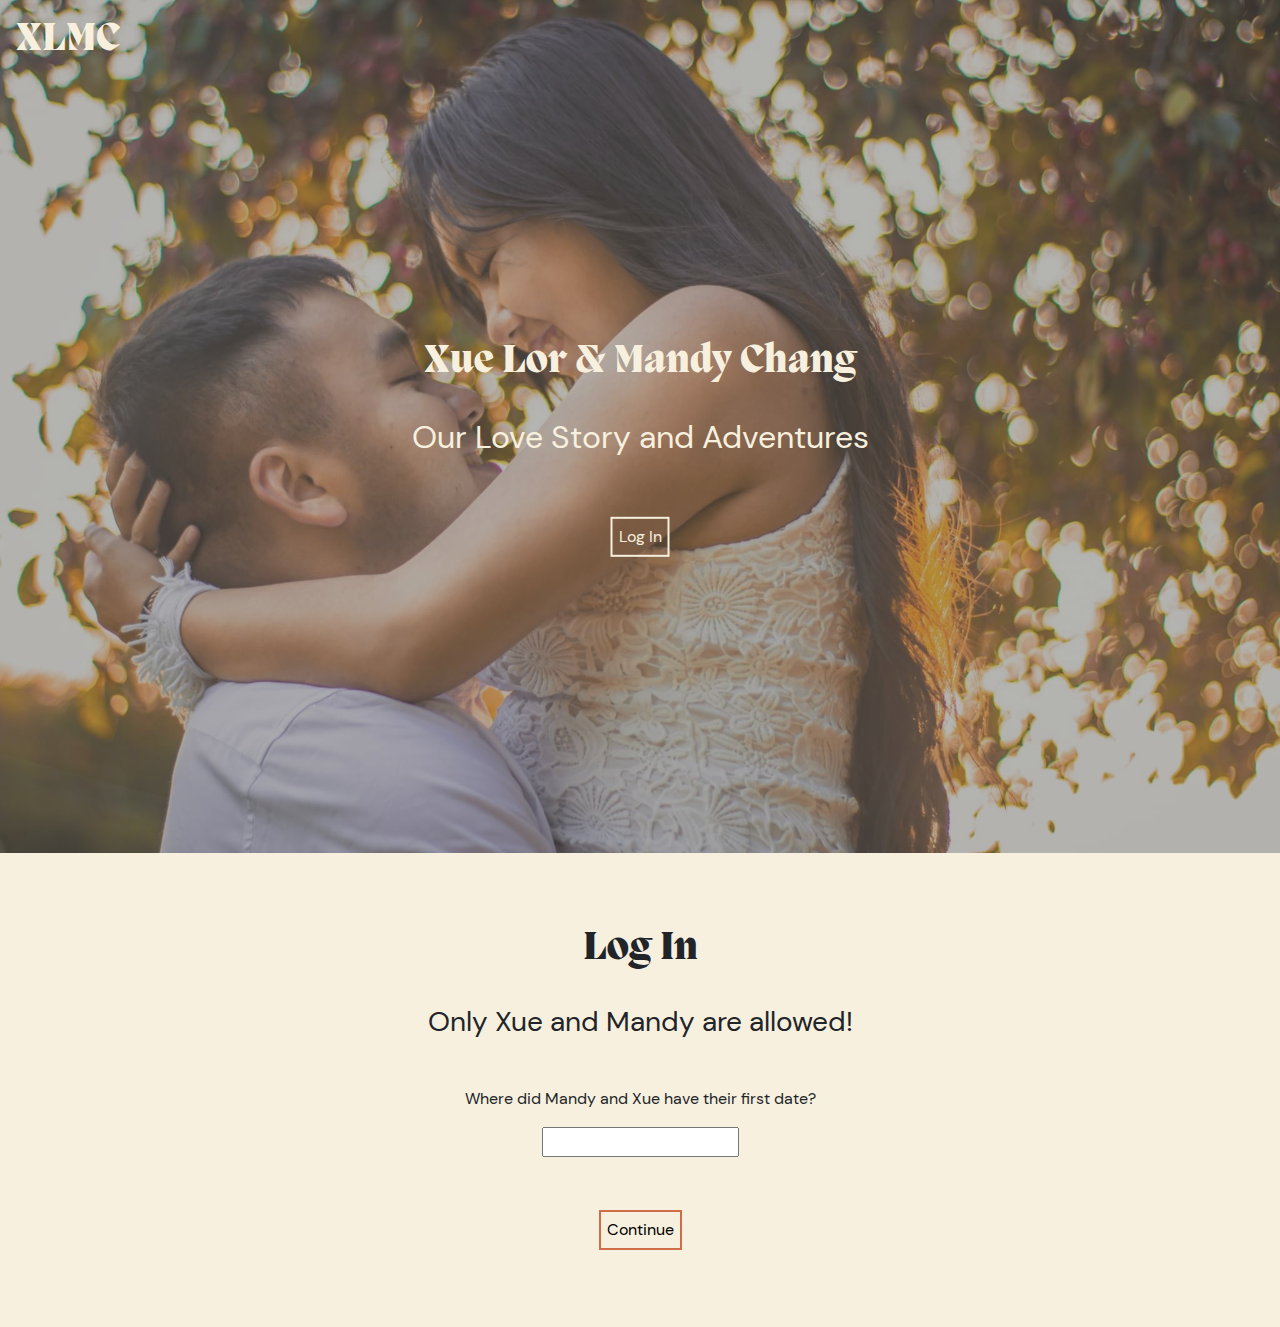
<file: index.html>
<!DOCTYPE html>
<html lang="en">
<head>
    <title>XLMC</title>
    <meta charset="utf-8">
    <meta name="viewport" content="width=device-width, initial-scale=1">
    <link rel="stylesheet" href="bootstrap-4.5.3-dist/css/bootstrap.min.css">
    <link rel="stylesheet" type="text/css" href="style.css">
    <link href="https://fonts.googleapis.com/css2?family=Abhaya+Libre&display=swap" rel="stylesheet">
</head>

<body onload="loginQuestion()">

<div class="h-100 header">
    <img class="w-100" style="opacity:50%;" src="Photos/IMG_4019.JPG">
    <div class="overlay">
        <h1 style="margin: 15%;">XLMC</h1>
    </div>
    <div class="overlay-center">
        <h1 class="ultra-font">Xue Lor & Mandy Chang</h1>
        <br>
        <h2>Our Love Story and Adventures</h2>
        <br><br>
        <button class="cream-button" onclick="scrollToDiv('login-container')">Log In</button>
    </div>
</div>

<div id="login-container" class="center login">
    <br><br><br>
    <div>
        <h1>Log In</h1>
        <br>
        <h3>Only Xue and Mandy are allowed!</h3>
        <br>
        <p id="incorrect-answer-message" style="color:red;"></p>
        <div class="loginQuestion">
            <p id="login-question"></p>
            <input type="text" id="login-answer" name="login-answer">
        </div>
        <br><br>
        <button class="orange-transparent-button" onclick="login()">Continue</button>
        <br><br><br><br>
    </div>
</div>

<script src="https://code.jquery.com/jquery-3.6.0.js" integrity="sha256-H+K7U5CnXl1h5ywQfKtSj8PCmoN9aaq30gDh27Xc0jk=" crossorigin="anonymous"></script>
<script src="bootstrap-4.5.3-dist/js/bootstrap.min.js"></script>
<script src="main.js"></script>

</body>
</html>
</file>
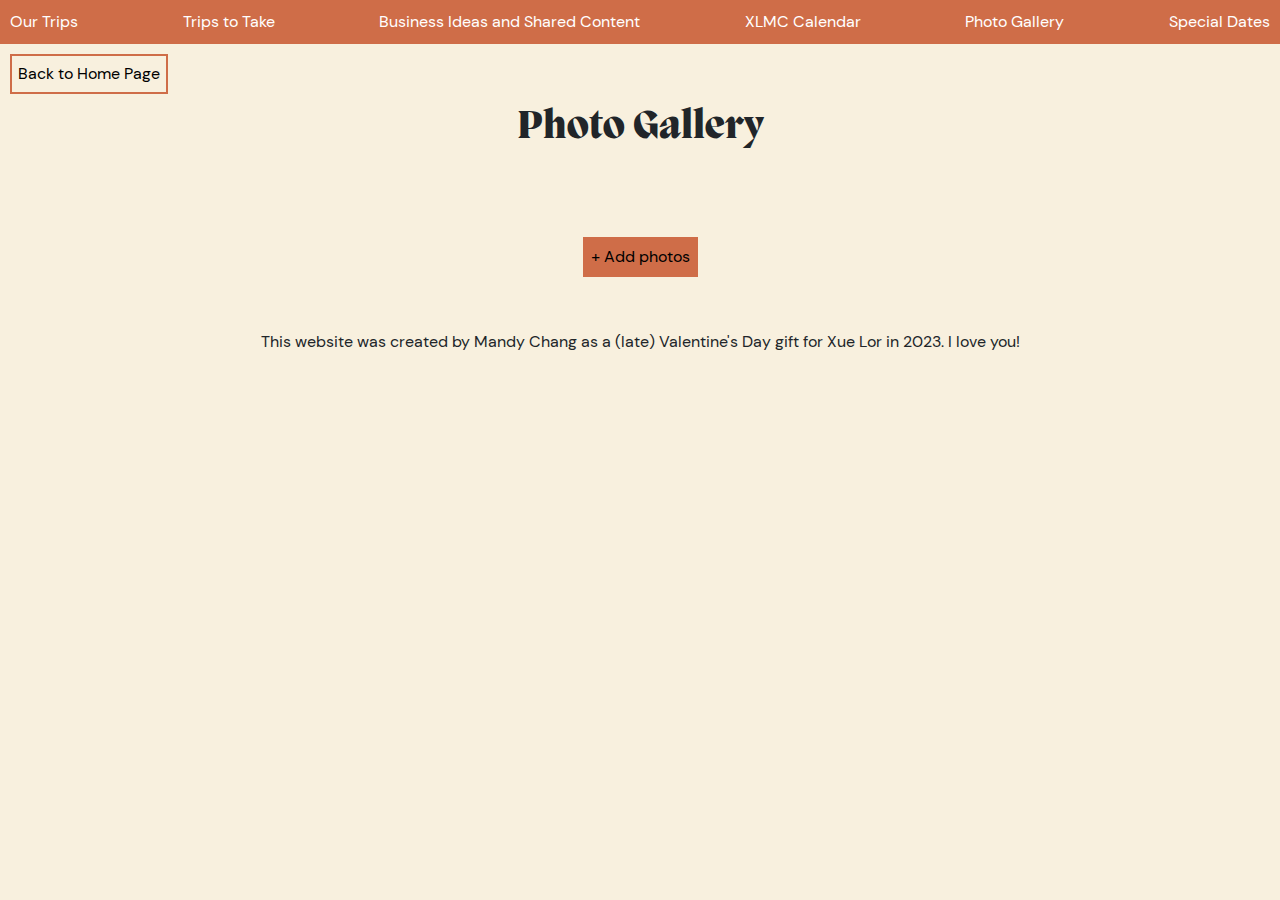
<file: photoGallery.html>
<!DOCTYPE html>
<html lang="en">
<head>
    <title>XLMC</title>
    <meta charset="utf-8">
    <meta name="viewport" content="width=device-width, initial-scale=1">
    <link rel="stylesheet" href="bootstrap-4.5.3-dist/css/bootstrap.min.css">
    <link rel="stylesheet" type="text/css" href="style.css">
    <link href="https://fonts.googleapis.com/css2?family=Abhaya+Libre&display=swap" rel="stylesheet">
</head>

<body onload="loadPhotoGallery()">

<!-- Fix these onClicks -->
<div id="navbar" class="navbar">
    <a class="navbar-link" onClick="goBackHome('ourtrips-container');">Our Trips</a>
    <a class="navbar-link" onClick="goBackHome('tripstotake-container');">Trips to Take</a>
    <a class="navbar-link" onClick="goBackHome('businessideas-container');">Business Ideas and Shared Content</a>
    <a class="navbar-link" onClick="goBackHome('calendar-container');">XLMC Calendar</a>
    <a class="navbar-link" onClick="goBackHome('photogallery-container');">Photo Gallery</a>
    <a class="navbar-link" onClick="goBackHome('specialdates-container');">Special Dates</a>
</div>

<button style="margin:10px;" class="orange-transparent-button" onclick="goTo('home.html');">Back to Home Page</button>

<div id="gallery" class="gallery center">
    <h1>Photo Gallery</h1>
    <br><br>
    <div id="photogallery">
    </div>

    <div id="photo-gallery-modal" class="photo-gallery-modal">
        <div id="selected-photo-overlay" class="selected-photo-overlay center">
          <span onclick="closeSelectedPhoto();" class="close">&times;</span>
          <div class="row">
            <div class="col selected-photo-button">
              <button class="orange-transparent-button" onclick="nextPrevPhoto(-1);">&#8249;</button>
            </div>
            <div class="col-8">
              <img id="selected-photo">
            </div>
            <div class="col selected-photo-button">
              <button class="orange-transparent-button" onclick="nextPrevPhoto(1);">&#8250;</button>
            </div>
          </div>
          <div class="row">
            <div class="col">
              <p id="selected-photo-caption" class="selected-photo-caption"></p>
              <button class="orange-transparent-button" onclick="closeSelectedPhoto();">Close</button>
            </div>
          </div>
        </div>
      </div>
    <br>
    <button class="orange-solid-button" onclick="goToAddPhotos();">+ Add photos</button>
    <br><br><br>
</div>

<p style="text-align:center">This website was created by Mandy Chang as a (late) Valentine's Day gift for Xue Lor in 2023. I love you!</p>

<script src="https://code.jquery.com/jquery-3.6.0.js" integrity="sha256-H+K7U5CnXl1h5ywQfKtSj8PCmoN9aaq30gDh27Xc0jk=" crossorigin="anonymous"></script>
<script src="bootstrap-4.5.3-dist/js/bootstrap.min.js"></script>
<script src="main.js"></script>

</body>
</html>
</file>
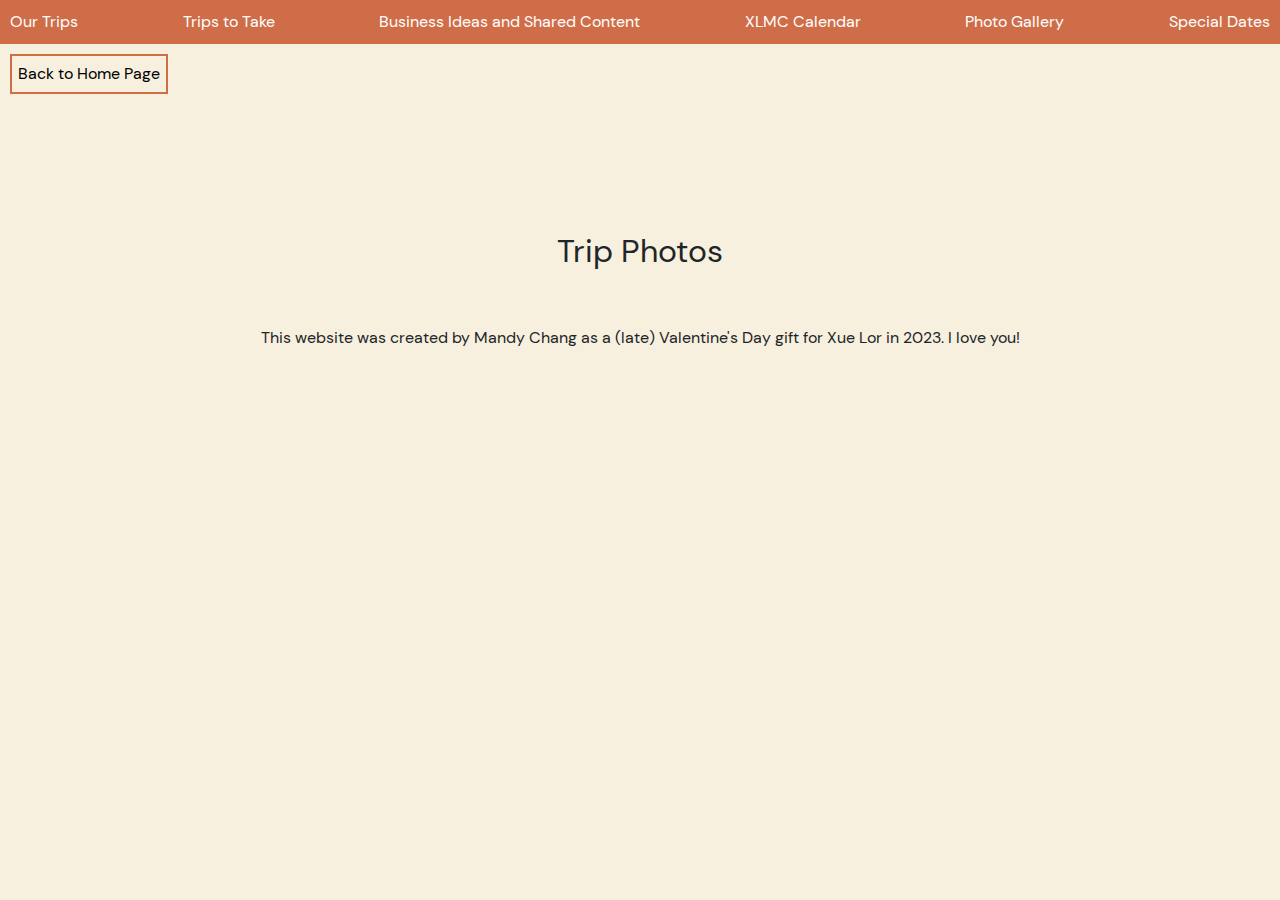
<file: trip-info.html>
<!DOCTYPE html>
<html lang="en">
<head>
    <title>XLMC</title>
    <meta charset="utf-8">
    <meta name="viewport" content="width=device-width, initial-scale=1">
    <link rel="stylesheet" href="bootstrap-4.5.3-dist/css/bootstrap.min.css">
    <link rel="stylesheet" type="text/css" href="style.css">
    <link href="https://fonts.googleapis.com/css2?family=Abhaya+Libre&display=swap" rel="stylesheet">
</head>

<body onload="loadTripInfo();">

<!-- Fix these onClicks -->
<div id="navbar" class="navbar">
    <a class="navbar-link" onClick="goBackHome('ourtrips-container');">Our Trips</a>
    <a class="navbar-link" onClick="goBackHome('tripstotake-container');">Trips to Take</a>
    <a class="navbar-link" onClick="goBackHome('businessideas-container');">Business Ideas and Shared Content</a>
    <a class="navbar-link" onClick="goBackHome('calendar-container');">XLMC Calendar</a>
    <a class="navbar-link" onClick="goBackHome('photogallery-container');">Photo Gallery</a>
    <a class="navbar-link" onClick="goBackHome('specialdates-container');">Special Dates</a>
</div>

<button style="margin:10px;" class="orange-transparent-button" onclick="goTo('home.html');">Back to Home Page</button>
<br><br>
<div class="trip-info-container">
    <h1 id="trip-title" class="trip-info-text"></h1>
    <p id="added-by" class="trip-info-text"></p>
    <h2 id="trip-date" class="trip-info-text"></h2>
    <h3 id="trip-location" class="trip-info-text"></h3>
    <p id="trip-desc" class="trip-info-text"></p>
    <img id="trip-img" class="center">
    <p id="trip-img-caption" class="center"></p>

    <br><br>

    <h2 class="center">Trip Photos</h2>

    <div id="photogallery"></div>
    <div id="photo-gallery-modal" class="photo-gallery-modal">
        <div id="selected-photo-overlay" class="selected-photo-overlay center">
          <span onclick="closeSelectedPhoto();" class="close">&times;</span>
          <div class="row">
            <div class="col selected-photo-button">
              <button class="orange-transparent-button" onclick="nextPrevPhoto(-1);">&#8249;</button>
            </div>
            <div class="col-8">
              <img id="selected-photo" src="Photos/placeholder.png">
            </div>
            <div class="col selected-photo-button">
              <button class="orange-transparent-button" onclick="nextPrevPhoto(1);">&#8250;</button>
            </div>
          </div>
          <p id="selected-photo-caption" class="selected-photo-caption"></p>
          <button class="orange-transparent-button" onclick="closeSelectedPhoto();">Close</button>
        </div>
      </div>

</div>

<br><br>

<p style="text-align:center">This website was created by Mandy Chang as a (late) Valentine's Day gift for Xue Lor in 2023. I love you!</p>

<script src="https://code.jquery.com/jquery-3.6.0.js" integrity="sha256-H+K7U5CnXl1h5ywQfKtSj8PCmoN9aaq30gDh27Xc0jk=" crossorigin="anonymous"></script>
<script src="bootstrap-4.5.3-dist/js/bootstrap.min.js"></script>
<script src="main.js"></script>

</body>
</html>
</file>
<file: style.css>
/* cream color: #f8f0de
orange-ish color: #cf6d48
*/

/* For ALL pages */

@font-face {
  font-family: dm-sans;
  src: url('DM_Sans/DMSans-Regular.ttf');
}

@font-face {
  font-family: migra;
  src: url('Migra/Migra-Extrabold.ttf');
}

html {
  scroll-behavior: smooth;
}

body {
    background-color: #f8f0de;
    font-family: dm-sans;
}

h1 {
  font-family: migra;
}

.section-title {
  margin-left: 5%;
}

.center {
    text-align: center;
}

.header {
  background: linear-gradient(0deg, #696863, #696863), url('Photos/placeholder.png');
  min-height: 100%;
}

.overlay {
    position: absolute;
    top: 0%;
    left: 0%;
    color: #f8f0de;
}

.overlay-center {
    position: absolute;
    top: 50%;
    left: 50%;
    transform:translate(-50%, -50%);
    font-weight: bold;
    text-align: center;
    color: #f8f0de;
}

.multipleButtonsDiv {
  margin-top: 0;
}

.cream-button {
  border-color: #f8f0de;
  color: #f8f0de;
  background-color: transparent;
}

.orange-transparent-button {
  border-color: #cf6d48;
  color: black;
  background-color: transparent;
}

.orange-solid-button {
  border-color: #cf6d48;
  color: black;
  background-color: #cf6d48;
}

button {
  border-style: solid;
  padding: 6px;
  text-align: center;
  margin: 5px;
  box-sizing: border-box;
}

button:hover {
  border-color: pink;
  color: pink;
}

/* navigation bar */
.navbar {
  padding: 10px;
  background-color: #cf6d48;
  color: white;
  position: sticky;
  position: -webkit-sticky;
  top: 0;
  z-index: 100;
}

.navbar-link:hover {
  cursor:pointer;
  color: pink;
}

.navbar-link {
  color: white;
}

/* Trips */
.trip {
    margin: 25px;
}

.trip img {
    max-width: 100%;
    max-height: 100%;
}

.trip img:hover {
  cursor: pointer;
}

.trip button {
    margin: 10px;
}

.trip p {
  margin-top: 0;
  margin-bottom: 0;
}

.trip #title:hover {
  color: pink;
  cursor: pointer;
}

.tripstotake-container {
    max-width: 75%; /* add a max width for mobile screens */
}

.tripstotake-ul li {
    text-align: left;
}

/* Trip Info (individual trip) Page */
.trip-info-container {
  max-width: 75%;
  margin: auto;
}

/* Photo gallery */
#photogallery {
  display: block;
  margin-left: 100px;
  margin-right: 100px;
}

.max-h-700 {
  max-height: 700px;
  overflow-y: scroll;
}

#photogallery img {
  object-fit: cover;
  width: 200px;
  height:200px;
  padding: 10px;
  border-color: transparent;
  border-width: 3px;
  border-style: solid;
}

#photogallery img:hover {
  cursor:pointer;
  border-color: pink;
}

/* for the selected photo pop-up */

.close {
  color: #aaaaaa;
  float: right;
  font-size: 28px;
  font-weight: bold;
}

.close:hover,
.close:focus {
  color: #000;
  text-decoration: none;
  cursor: pointer;
}

.photo-gallery-modal {
  display: none; /* Hidden by default */
  position: fixed; /* Stay in place */
  z-index: 1; /* Sit on top */
  left: 0;
  top: 0;
  width: 100%; /* Full width */
  height: 100%; /* Full height */
  overflow: auto; /* Enable scroll if needed */
  background-color: rgb(0,0,0); /* Fallback color */
  background-color: rgba(0,0,0,0.4); /* Black w/ opacity */
}

.selected-photo-overlay {
  margin: auto;
  border-color: #cf6d48;
  border-style: solid;
  border-width: 3px;
  background-color: #f8f0de;
  /* used to be max */
  max-width: 75%;
  max-height: 75%;
  padding: 10px;
  z-index: 1;

  /* for vertical centering */
  /* top: 200px; */
  /* -ms-transform: translateY(40%);  */
  transform: translateY(50%);

}

.selected-photo-button {
  margin-top: auto;
  margin-bottom: auto;
  font-size: 40px;
  top: 50%;
}

#selected-photo {
  max-width: 90%;
  max-height: 70%;
  margin-top: 10px;
  margin-bottom: 0;
  padding: 0;
}

.selected-photo-caption {
  margin-top: 0;
  padding: 0;
}

/* for the timeline */
.div-center {
  margin:auto;
}

.timeline-item-l {
  text-align: right;
  border-right: 5px solid black;
}

.timeline-item-r {
  text-align: left;
}

.timeline-date {
  font-weight: bold;
}

.left {
  left: 0;
}

.right {
  left: 50%;
}
</file>
